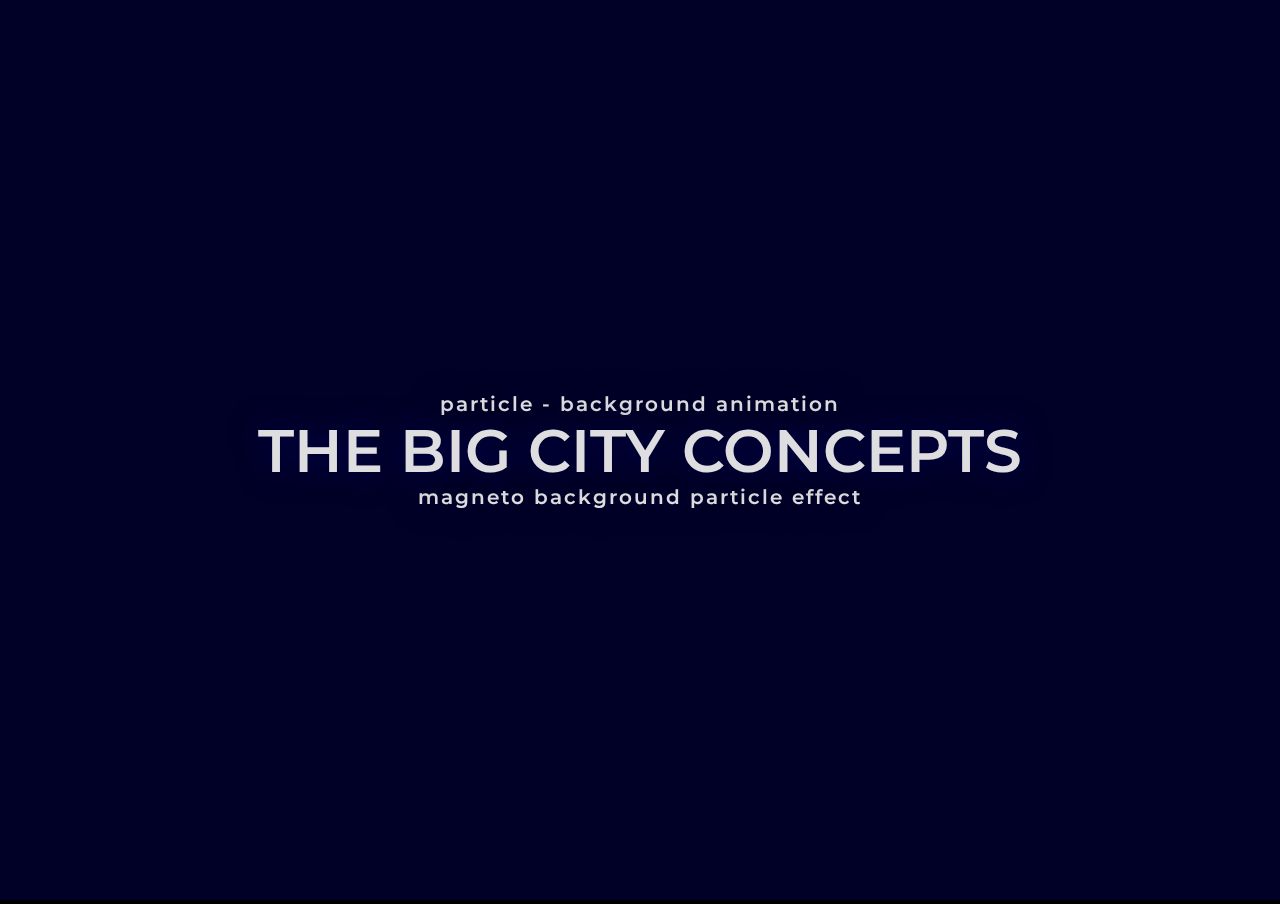
<file: back.html>
<!DOCTYPE html>
<html lang="en">
<head>
  <meta charset="UTF-8">
  <meta http-equiv="X-UA-Compatible" content="IE=edge">
  <meta name="viewport" content="width=device-width, initial-scale=1.0">
  <title>Document</title>
  <style>
    @import url("http://fonts.googleapis.com/css?family=Montserrat:200,300,400,600");
    .more-pen{
      position: fixed;
      left: 20px;
      bottom: 20px;
      z-index: 10;
      font-family: "Montserrat";
      font-size: 12px;
    }

    a.white-mode, a.white-mode:link, a.white-mode:visited, a.white-mode:active{
      font-family: "Montserrat";
      font-size: 12px;
      text-decoration: none;
      background: #212121;
      padding: 4px 8px;
      color: #f7f7f7;
    }

    a.white-mode:hover, a.white-mode:link:hover, a.white-mode:visited:hover, a.white-mode:active:hover{
      background: #edf3f8;
      color: #212121;
    }
    body{
      margin: 0;
      padding: 0;
      overflow: hidden;
      width: 100%;
      height: 100%;
      background: #000;
    }
    .title{
       z-index: 10;
       position: absolute;
       left: 50%;
       top: 50%;
       transform: translateX(-50%) translateY(-50%);
       font-family: "Montserrat";
       text-align: center;
       width: 100%;
    }

    .title h1{
      position: relative;
      color: #eeee;
      font-weight: 600;
      font-size: 60px;
      padding: 0;
      margin: 0;
      text-shadow: 0 0 30px #000155;
    }

    .title h1 span{
      font-weight: 600;
      padding: 0;
      margin: 0;
      color: #bbb;

    }

    .title h3{
      color: #eeee;
      font-weight: 600;
      font-size: 20px;
      padding: 0;
      margin: 0;
      line-height: 1;
      color: #eeee;
      letter-spacing: 2px;
      text-shadow: 0 0 30px #000155;
    }

  </style>
</head>
<body>
  <div class="title">
    <h3>particle - background animation</h3>
    <h1>THE BIG CITY CONCEPTS</h1>
    <h3>magneto background particle effect</h3>
  </div>
  <script src="https://cdnjs.cloudflare.com/ajax/libs/jquery/3.4.1/jquery.min.js"></script>
  <script src="./back.js"></script>
</body>
</html>
</file>
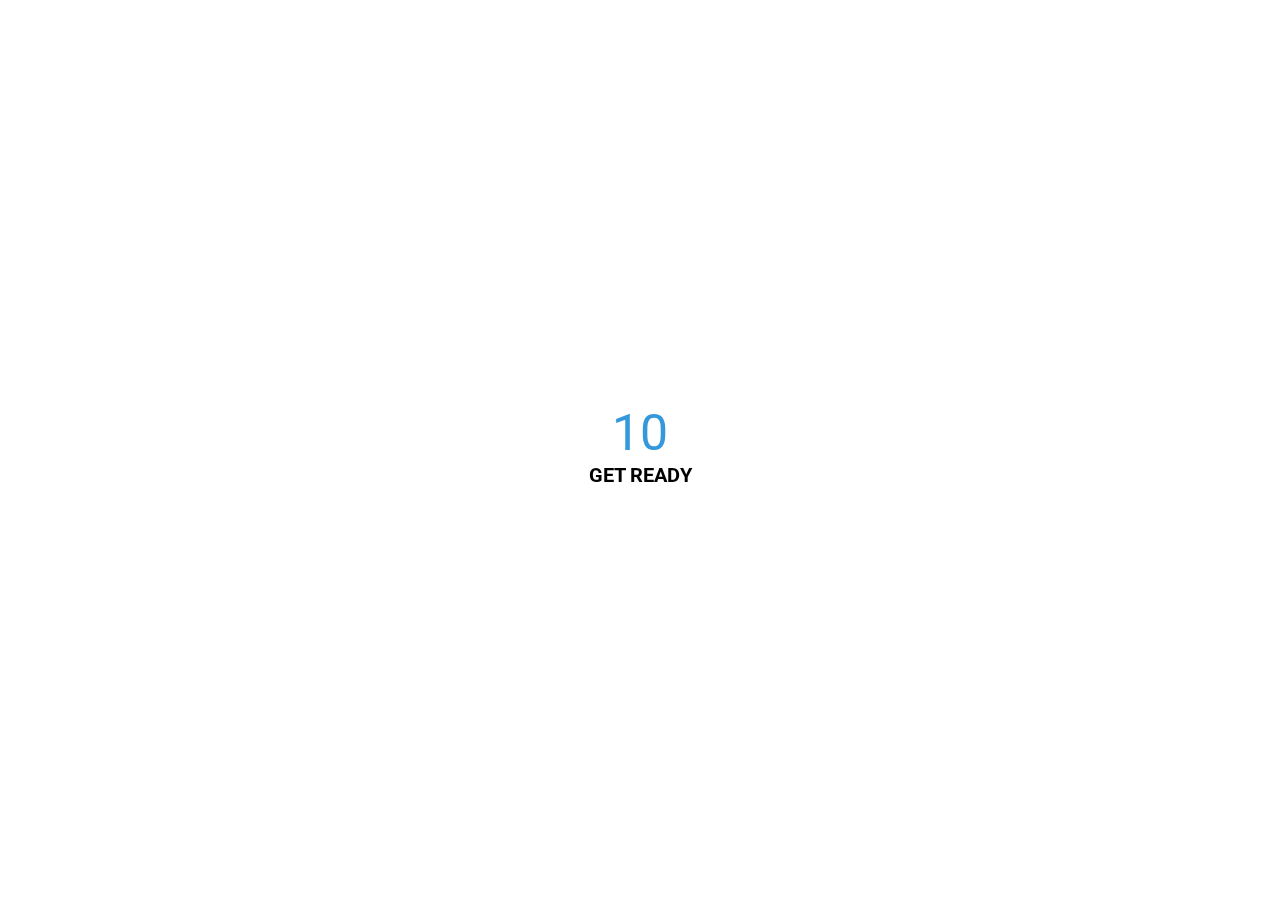
<file: countdown.html>
<!DOCTYPE html>
<html lang="en">
  <head>
    <meta charset="UTF-8" />
    <meta name="viewport" content="width=device-width, initial-scale=1.0" />
    <title>Animated Countdown</title>
    <style>
@import url('https://fonts.googleapis.com/css2?family=Roboto:wght@400;700&display=swap');

* {
  box-sizing: border-box;
}

body {
  font-family: 'Roboto', sans-serif;
  margin: 0;
  height: 100vh;
  overflow: hidden;
}

h4 {
  font-size: 20px;
  margin: 5px;
  text-transform: uppercase;
}

.counter {
  position: fixed;
  top: 50%;
  left: 50%;
  transform: translate(-50%, -50%);
  text-align: center;
}

.counter.hide {
  transform: translate(-50%, -50%) scale(0);
  animation: hide 0.2s ease-out;
}

@keyframes hide {
  0% {
    transform: translate(-50%, -50%) scale(1);
  }

  100% {
    transform: translate(-50%, -50%) scale(0);
  }
}

.final {
  position: fixed;
  top: 50%;
  left: 50%;
  transform: translate(-50%, -50%) scale(0);
  text-align: center;
}

.final.show {
  transform: translate(-50%, -50%) scale(1);
  animation: show 0.2s ease-out;
}

@keyframes show {
  0% {
    transform: translate(-50%, -50%) scale(0);
  }

  30% {
    transform: translate(-50%, -50%) scale(1.4);
  }

  100% {
    transform: translate(-50%, -50%) scale(1);
  }
}

.nums {
  color: #3498db;
  font-size: 50px;
  position: relative;
  overflow: hidden;
  width: 250px;
  height: 50px;
}

.nums span {
  position: absolute;
  top: 50%;
  left: 50%;
  transform: translate(-50%, -50%) rotate(120deg);
  transform-origin: bottom center;
}

.nums span.in {
  transform: translate(-50%, -50%) rotate(0deg);
  animation: goIn 0.5s ease-in-out;
}

.nums span.out {
  animation: goOut 0.5s ease-in-out;
}

@keyframes goIn {
  0% {
    transform: translate(-50%, -50%) rotate(120deg);
  }

  30% {
    transform: translate(-50%, -50%) rotate(-20deg);
  }

  60% {
    transform: translate(-50%, -50%) rotate(10deg);
  }

  100% {
    transform: translate(-50%, -50%) rotate(0deg);
  }
}

@keyframes goOut {
  0% {
    transform: translate(-50%, -50%) rotate(0deg);
  }

  60% {
    transform: translate(-50%, -50%) rotate(20deg);
  }

  100% {
    transform: translate(-50%, -50%) rotate(-120deg);
  }
}

#replay{
  background-color: #3498db;
  border-radius: 3px;
  border: none;
  color: aliceblue;
  padding: 5px;
  text-align: center;
  display: inline-block;
  cursor: pointer;
  transition: all 0.3s;
}

#replay span{
  cursor: pointer;
  display: inline-block;
  position: relative;
  transition: 0.3s;
}

#replay span:after{
  content: '\00bb';
  position: absolute;
  opacity: 0;
  top: 0;
  right: -20px;
  transition: 0.5s;
}

#replay:hover span{
  padding-right: 25px;
}

#replay:hover span:after{
  opacity: 1;
  right: 0;
}
    </style>
  </head>
  <body>
    <div class="counter">
      <div class="nums">
        <span class="in">10</span>
        <span>9</span>
        <span>8</span>
        <span>7</span>
        <span>6</span>
        <span>5</span>
        <span>4</span>
        <span>3</span>
        <span>2</span>
        <span>1</span>
        <span>0</span>
      </div>
      <h4>Get Ready</h4>
    </div>

    <div class="final">
      <h1>GO</h1>
      <button id="replay">
        <span>Replay</span>
      </button>
    </div>
    <script>
      const nums = document.querySelectorAll('.nums span')
const counter = document.querySelector('.counter')
const finalMessage = document.querySelector('.final')
const replay = document.querySelector('#replay')

runAnimation()

function resetDOM() {
  counter.classList.remove('hide')
  finalMessage.classList.remove('show')

  nums.forEach((num) => {
    num.classList.value = ''
  })

  nums[0].classList.add('in')
}

function runAnimation() {
  nums.forEach((num, idx) => {
    const nextToLast = nums.length - 1

    num.addEventListener('animationend', (e) => {
      if (e.animationName === 'goIn' && idx !== nextToLast) {
        num.classList.remove('in')
        num.classList.add('out')
      } else if (e.animationName === 'goOut' && num.nextElementSibling) {
        num.nextElementSibling.classList.add('in')
      } else {
        counter.classList.add('hide')
        finalMessage.classList.add('show')
      }
    })
  })
}

replay.addEventListener('click', () => {
  resetDOM()
  runAnimation()
})
    </script>
  </body>
</html>
</file>
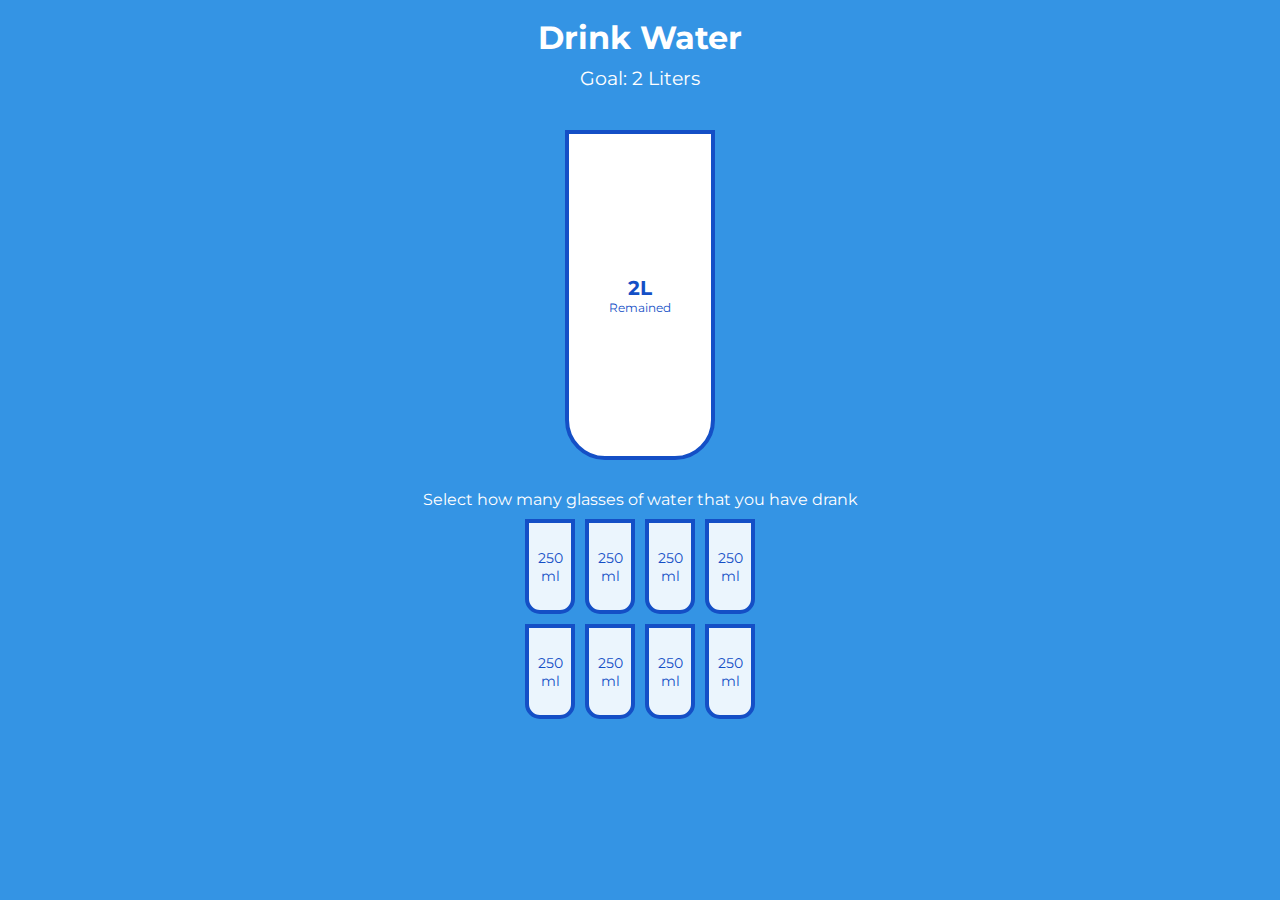
<file: drink.html>
<!DOCTYPE html>
<html lang="en">
  <head>
    <meta charset="UTF-8" />
    <meta name="viewport" content="width=device-width, initial-scale=1.0" />
    <title>Drink Water</title>
    <style>
      @import url('https://fonts.googleapis.com/css?family=Montserrat:400,600&display=swap');

:root {
  --border-color: #144fc6;
  --fill-color: #6ab3f8;
}

* {
  box-sizing: border-box;
}

body {
  background-color: #3494e4;
  color: #fff;
  font-family: 'Montserrat', sans-serif;
  display: flex;
  flex-direction: column;
  align-items: center;
  margin-bottom: 40px;
}

h1 {
  margin: 10px 0 0;
}

h3 {
  font-weight: 400;
  margin: 10px 0;
}

.cup {
  background-color: #fff;
  border: 4px solid var(--border-color);
  color: var(--border-color);
  border-radius: 0 0 40px 40px;
  height: 330px;
  width: 150px;
  margin: 30px 0;
  display: flex;
  flex-direction: column;
  overflow: hidden;
}

.cup.cup-small {
  height: 95px;
  width: 50px;
  border-radius: 0 0 15px 15px;
  background-color: rgba(255, 255, 255, 0.9);
  cursor: pointer;
  font-size: 14px;
  align-items: center;
  justify-content: center;
  text-align: center;
  margin: 5px;
  transition: 0.3s ease;
}

.cup.cup-small.full {
  background-color: var(--fill-color);
  color: #fff;
}

.cups {
  display: flex;
  flex-wrap: wrap;
  align-items: center;
  justify-content: center;
  width: 280px;
}

.remained {
  display: flex;
  flex-direction: column;
  align-items: center;
  justify-content: center;
  text-align: center;
  flex: 1;
  transition: 0.3s ease;
}

.remained span {
  font-size: 20px;
  font-weight: bold;
}

.remained small {
  font-size: 12px;
}

.percentage {
  background-color: var(--fill-color);
  display: flex;
  align-items: center;
  justify-content: center;
  font-weight: bold;
  font-size: 30px;
  height: 0;
  transition: 0.3s ease;
}

.text {
  text-align: center;
  margin: 0 0 5px;
}
    </style>
  </head>
  <body>
    <h1>Drink Water</h1>
    <h3>Goal: 2 Liters</h3>

    <div class="cup">
      <div class="remained" id="remained">
        <span id="liters"></span>
        <small>Remained</small>
      </div>

      <div class="percentage" id="percentage"></div>
    </div>

    <p class="text">Select how many glasses of water that you have drank</p>

    <div class="cups">
      <div class="cup cup-small">250 ml</div>
      <div class="cup cup-small">250 ml</div>
      <div class="cup cup-small">250 ml</div>
      <div class="cup cup-small">250 ml</div>
      <div class="cup cup-small">250 ml</div>
      <div class="cup cup-small">250 ml</div>
      <div class="cup cup-small">250 ml</div>
      <div class="cup cup-small">250 ml</div>
    </div>

    <script>
      const smallCups = document.querySelectorAll('.cup-small')
const liters = document.getElementById('liters')
const percentage = document.getElementById('percentage')
const remained = document.getElementById('remained')

updateBigCup()

smallCups.forEach((cup, idx) => {
    cup.addEventListener('click', () => highlightCups(idx))
})

function highlightCups(idx) {
    if (idx===7 && smallCups[idx].classList.contains("full")) idx--;
    else if(smallCups[idx].classList.contains('full') && !smallCups[idx].nextElementSibling.classList.contains('full')) {
        idx--
    }

    smallCups.forEach((cup, idx2) => {
        if(idx2 <= idx) {
            cup.classList.add('full')
        } else {
            cup.classList.remove('full')
        }
    })

    updateBigCup()
}

function updateBigCup() {
    const fullCups = document.querySelectorAll('.cup-small.full').length
    const totalCups = smallCups.length

    if(fullCups === 0) {
        percentage.style.visibility = 'hidden'
        percentage.style.height = 0
    } else {
        percentage.style.visibility = 'visible'
        percentage.style.height = `${fullCups / totalCups * 330}px`
        percentage.innerText = `${fullCups / totalCups * 100}%`
    }

    if(fullCups === totalCups) {
        remained.style.visibility = 'hidden'
        remained.style.height = 0
    } else {
        remained.style.visibility = 'visible'
        liters.innerText = `${2 - (250 * fullCups / 1000)}L`
    }
}
    </script>
  </body>
</html>
</file>
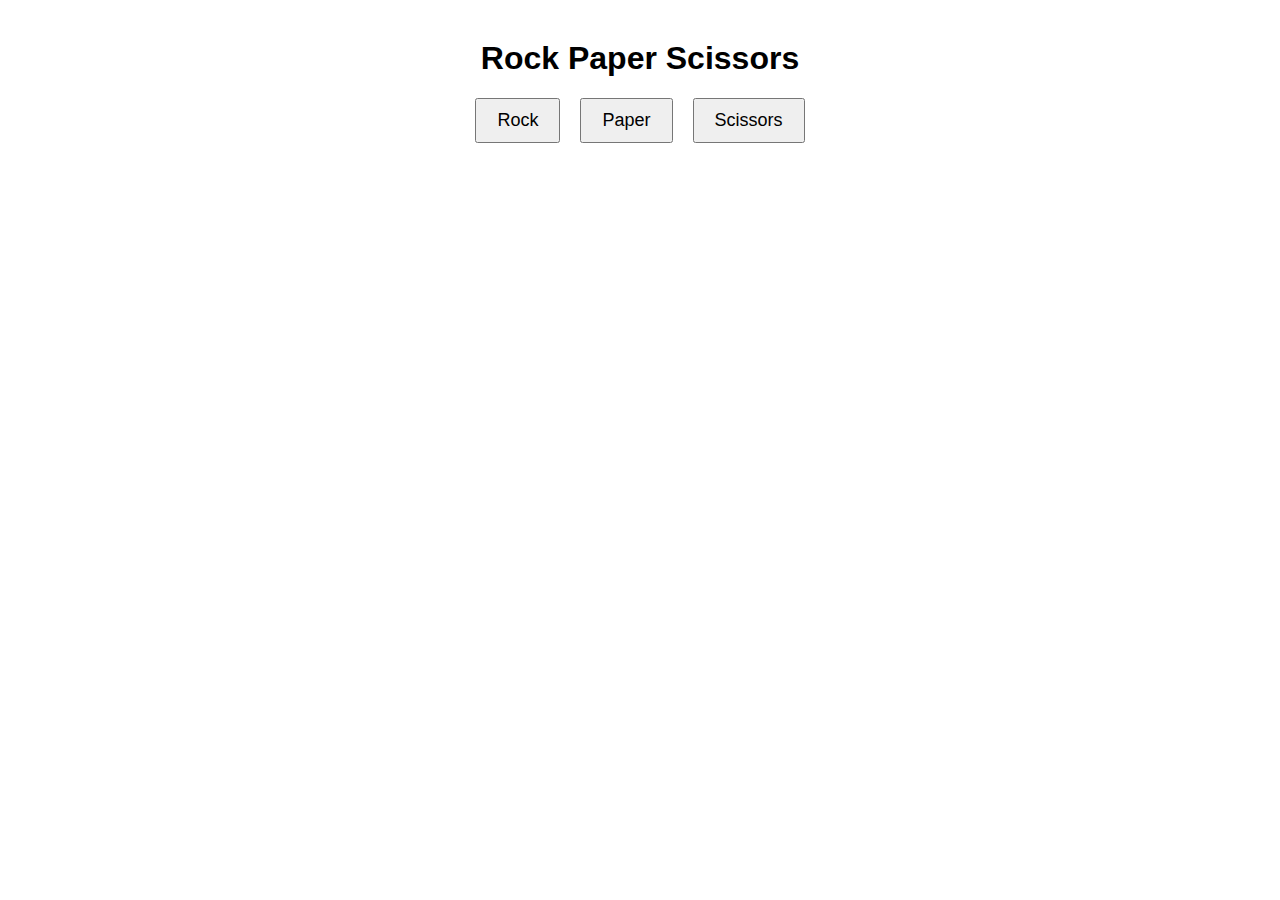
<file: game.html>
<!DOCTYPE html>
<html lang="en">
<head>
  <meta charset="UTF-8">
  <meta name="viewport" content="width=device-width, initial-scale=1.0">
  <title>Rock Paper Scissors</title>
  <style>
    body {
      font-family: Arial, sans-serif;
      text-align: center;
    }
    h1 {
      margin-top: 40px;
    }
    .choices {
      display: flex;
      justify-content: center;
      margin-top: 20px;
    }
    .choices button {
      margin: 0 10px;
      padding: 10px 20px;
      font-size: 18px;
    }
    .result {
      margin-top: 20px;
      font-size: 24px;
    }
    .computer-choice {
      margin-top: 20px;
      font-size: 20px;
    }
  </style>
</head>
<body>
  <h1>Rock Paper Scissors</h1>
  <div class="choices">
    <button onclick="play('rock')">Rock</button>
    <button onclick="play('paper')">Paper</button>
    <button onclick="play('scissors')">Scissors</button>
  </div>
  <div class="result" id="result"></div>
  <div class="computer-choice" id="computer-choice"></div>

  <script>
    function play(userChoice) {
      var choices = ['rock', 'paper', 'scissors'];
      var computerChoice = choices[Math.floor(Math.random() * choices.length)];

      var result = document.getElementById('result');
      var computerChoiceText = document.getElementById('computer-choice');

      computerChoiceText.innerHTML = "Computer chose: " + computerChoice;

      if (userChoice === computerChoice) {
        result.innerHTML = "It's a tie!";
      } else if (
        (userChoice === 'rock' && computerChoice === 'scissors') ||
        (userChoice === 'paper' && computerChoice === 'rock') ||
        (userChoice === 'scissors' && computerChoice === 'paper')
      ) {
        result.innerHTML = "You win!";
      } else {
        result.innerHTML = "Computer wins!";
      }
    }
  </script>
</body>
</html>
</file>
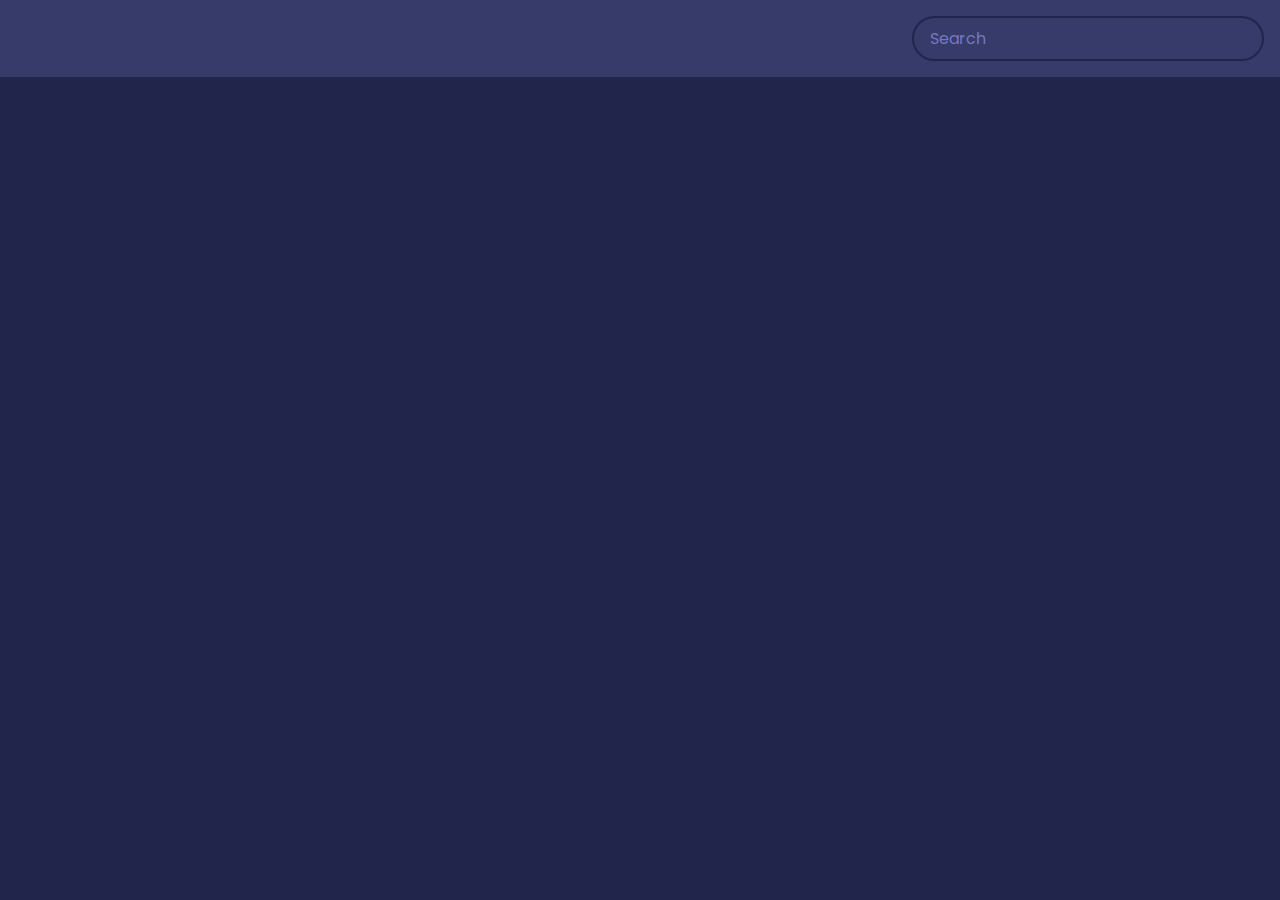
<file: movie.html>
<!DOCTYPE html>
<html lang="en">
  <head>
    <meta charset="UTF-8" />
    <meta name="viewport" content="width=device-width, initial-scale=1.0" />
    <title>Movie App</title>
    <style>
@import url('https://fonts.googleapis.com/css2?family=Poppins:wght@200;400&display=swap');

:root {
  --primary-color: #22254b;
  --secondary-color: #373b69;
}

* {
  box-sizing: border-box;
}

body {
  background-color: var(--primary-color);
  font-family: 'Poppins', sans-serif;
  margin: 0;
}

header {
  padding: 1rem;
  display: flex;
  justify-content: flex-end;
  background-color: var(--secondary-color);
}

.search {
  background-color: transparent;
  border: 2px solid var(--primary-color);
  border-radius: 50px;
  font-family: inherit;
  font-size: 1rem;
  padding: 0.5rem 1rem;
  color: #fff;
}

.search::placeholder {
  color: #7378c5;
}

.search:focus {
  outline: none;
  background-color: var(--primary-color);
}

main {
  display: flex;
  flex-wrap: wrap;
  justify-content: center;
}

.movie {
  width: 300px;
  margin: 1rem;
  background-color: var(--secondary-color);
  box-shadow: 0 4px 5px rgba(0, 0, 0, 0.2);
  position: relative;
  overflow: hidden;
  border-radius: 3px;
}

.movie img {
  width: 100%;
}

.movie-info {
  color: #eee;
  display: flex;
  align-items: center;
  justify-content: space-between;
  gap:0.2rem;
  padding: 0.5rem 1rem 1rem;
  letter-spacing: 0.5px;
}

.movie-info h3 {
  margin-top: 0;
}

.movie-info span {
  background-color: var(--primary-color);
  padding: 0.25rem 0.5rem;
  border-radius: 3px;
  font-weight: bold;
}

.movie-info span.green {
  color: lightgreen;
}

.movie-info span.orange {
  color: orange;
}

.movie-info span.red {
  color: red;
}

.overview {
  background-color: #fff;
  padding: 2rem;
  position: absolute;
  left: 0;
  bottom: 0;
  right: 0;
  max-height: 100%;
  transform: translateY(101%);
  overflow-y: auto;
  transition: transform 0.3s ease-in;
}

.movie:hover .overview {
  transform: translateY(0);
}
    </style>
  </head>
  <body>
    <header>
      <form id="form">
        <input type="text" id="search" class="search" placeholder="Search">
      </form>
    </header>

    <main id="main"></main>

    <script>
      const API_URL = 'https://api.themoviedb.org/3/discover/movie?sort_by=popularity.desc&api_key=3fd2be6f0c70a2a598f084ddfb75487c&page=1'
const IMG_PATH = 'https://image.tmdb.org/t/p/w1280'
const SEARCH_API = 'https://api.themoviedb.org/3/search/movie?api_key=3fd2be6f0c70a2a598f084ddfb75487c&query="'

const main = document.getElementById('main')
const form = document.getElementById('form')
const search = document.getElementById('search')

// Get initial movies
getMovies(API_URL)

async function getMovies(url) {
    const res = await fetch(url)
    const data = await res.json()

    showMovies(data.results)
}

function showMovies(movies) {
    main.innerHTML = ''

    movies.forEach((movie) => {
        const { title, poster_path, vote_average, overview } = movie

        const movieEl = document.createElement('div')
        movieEl.classList.add('movie')

        movieEl.innerHTML = `
            <img src="${IMG_PATH + poster_path}" alt="${title}">
            <div class="movie-info">
          <h3>${title}</h3>
          <span class="${getClassByRate(vote_average)}">${vote_average}</span>
            </div>
            <div class="overview">
          <h3>Overview</h3>
          ${overview}
        </div>
        `
        main.appendChild(movieEl)
    })
}

function getClassByRate(vote) {
    if(vote >= 8) {
        return 'green'
    } else if(vote >= 5) {
        return 'orange'
    } else {
        return 'red'
    }
}

form.addEventListener('submit', (e) => {
    e.preventDefault()

    const searchTerm = search.value

    if(searchTerm && searchTerm !== '') {
        getMovies(SEARCH_API + searchTerm)

        search.value = ''
    } else {
        window.location.reload()
    }
})
    </script>
  </body>
</html>
</file>
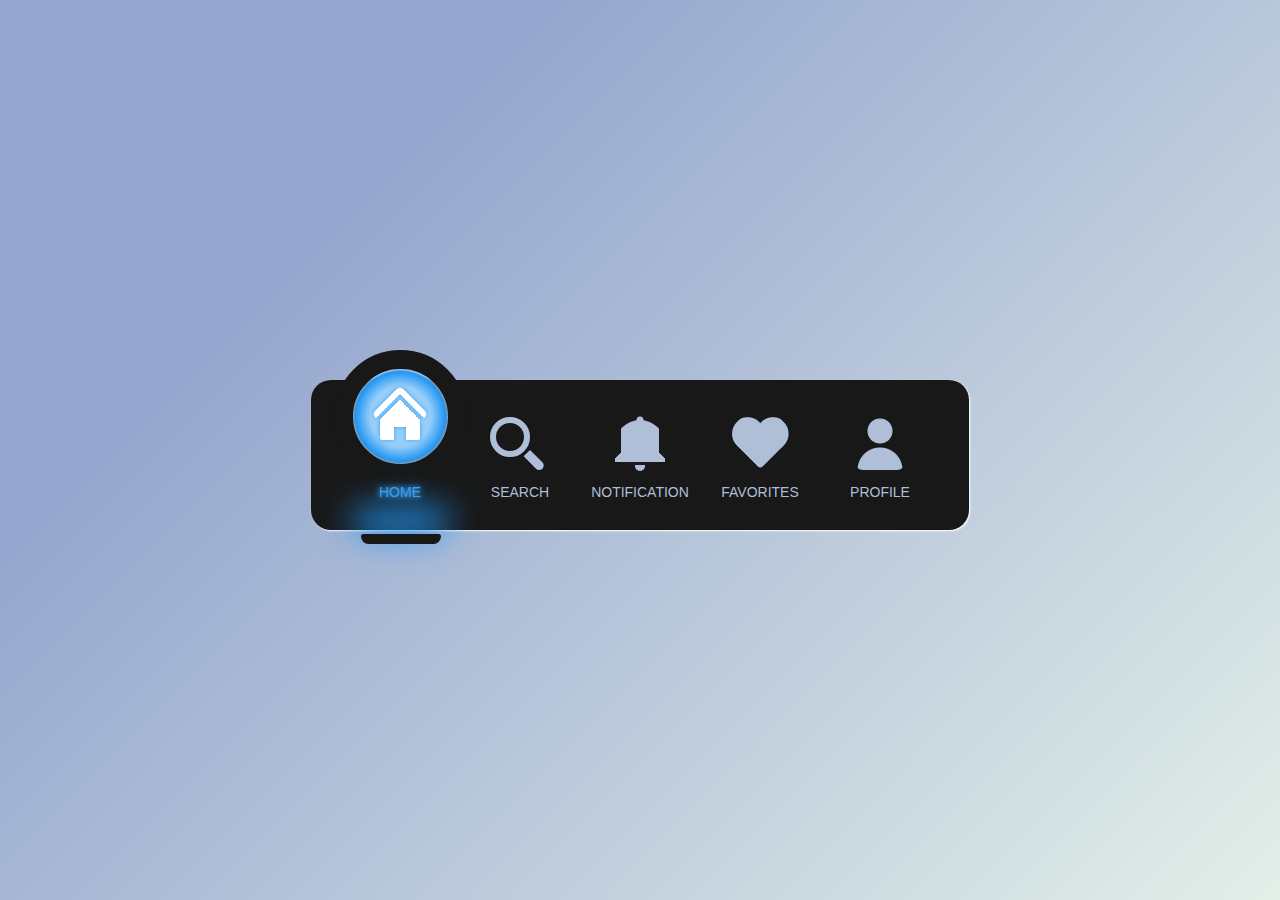
<file: nav.html>
<!DOCTYPE html>
<html lang="en">
<head>
  <meta charset="UTF-8">
  <meta http-equiv="X-UA-Compatible" content="IE=edge">
  <meta name="viewport" content="width=device-width, initial-scale=1.0">
  <title>Document</title>
  <style>
    :root {
 --icon: #b0bfd8;
}

body {
 width: 100%;
 height: 100vh;
 display: flex;
 justify-content: center;
 align-items: center;
 overflow: hidden;
 margin: 0;
 background-color: #e3efe8;
 background-image: linear-gradient(315deg, #e3efe8 0%, #96a7cf 74%);
}


nav.menu {
 display: flex;
 justify-content: space-between;
 position: relative;
 height: 150px;
 padding: 0 29px 10px;
 background: #fff0;
 align-items: flex-end;
 width: 600px;
}

nav.menu:before {
 content: "";
 width: 100%;
 height: 150px;
 background: #181818;
 position: absolute;
 left: 0;
 bottom: 0;
 border-radius: 20px;
 z-index: -1;
 box-shadow: 1px 1px 2px 0px #fff;
}

input { display: none; }

label {
 text-decoration: none;
 font-family: sans-serif;
 text-transform: uppercase;
 font-size: 14px;
 min-width: 100px;
 height: 100px;
 margin: 10px 10px 20px;
 text-align: center;
 display: inline-grid;
 align-items: end;
 color: #b0bfd8;
 position: relative;
 transition: all 0.5s cubic-bezier(0.68, -0.55, 0.27, 1.55) 0s;
 cursor: pointer;
}

label:hover {
 color: #fff;
 text-shadow: 0 0 5px #fff, 0 0 10px #fff;
}

input:checked + label {
 color: #fff;
 height: 130px;
}

.selector {
 --hole: #2196f3;
 background: 
  radial-gradient(circle at 50% 50%, #fff8 30px, #fff0 45px, #fff 50px, #fff0 50px 100%), 
  radial-gradient(circle at 50% 50%, var(--hole) 0 45px, #fff0 50px 100%),
  radial-gradient(circle at 50% 75px, #181818 0 70px, #fff0 71px 100%);
 width: 95px;
 height: 95px;
 position: absolute;
 bottom: 47px;
 left: 0;
 z-index: -1;
 transition: all 0.5s cubic-bezier(0.68, -0.55, 0.27, 1.55) 0s;
 border: 19px solid #181818;
 border-radius: 100%;
}

#m-home:checked ~ .selector {
 left: 23px;
}

#m-search:checked ~ .selector {
 left: 143px;
 filter: hue-rotate(535deg);
}

#m-notification:checked ~ .selector {
 left: 263px;
 filter: hue-rotate(950deg);
}

#m-favorites:checked ~ .selector {
 left: 383px;
 filter: hue-rotate(1580deg);
}

#m-profile:checked ~ .selector {
 left: 502px;
 filter: hue-rotate(1850deg);
}

.selector:after {
 content: "";
 position: absolute;
 bottom: -80px;
 width: 80px;
 height: 10px;
 background: #181818;
 left: calc(50% - 40px);
 border-radius: 5px 5px 15px 15px;
}

input:checked ~ .selector:after {
 box-shadow: 0 -17px 35px 8px var(--hole);
}







/*** ICONS ***/
label:before,
label:after {
 content: "";
 position: absolute;
 box-sizing: border-box;
 transition: all 0.5s ease 0s;
}

label:hover:before,
label:hover:after {
 filter: brightness(1.5) drop-shadow(0px 0px 4px #fff);
 transition: all 0.5s ease 0s;
}

input:checked + label:before, 
input:checked + label:after {
 filter: brightness(1.5) drop-shadow(0px 0px 2px var(--sel));
 transition: all 0.5s ease 0s;
}


label[for=m-home]:before {
 width: 40px;
 height: 40px;
 left: 30px;
 top: 30px;
 transition: all 0.5s cubic-bezier(0.68, -0.55, 0.27, 1.55) 0s;
 border-radius: 2px;
 background: 
  conic-gradient(from 90deg at 65% 60%, var(--icon) 0 25%, #fff0 0 100%),
  conic-gradient(from 180deg at 35% 60%, var(--icon) 0 25%, #fff0 0 100%),
  conic-gradient(from 135deg at 50% 0%, var(--icon) 0 25%, #fff0 0 100%);
 background-repeat: no-repeat;
 background-size: 100% 100%, 100% 100%, 100% 27px;
}

label[for=m-home]:after {
 width: 40px;
 height: 40px;
 left: 30px;
 top: 24px;
 border: 6px solid var(--icon);
 border-right-width: 0;
 border-bottom-width: 0;
 transform: rotate(45deg);
 border-radius: 5px;
 transition: all 0.5s cubic-bezier(0.68, -0.55, 0.27, 1.55) 0s;
}


label[for=m-search]:before {
 width: 40px;
 height: 40px;
 left: 20px;
 top: 17px;
 border: 6px solid var(--icon);
 border-radius: 100%;
 transition: all 0.5s cubic-bezier(0.68, -0.55, 0.27, 1.55) 0s;
}

label[for=m-search]:after {
 width: 22px;
 height: 9px;
 left: 60px;
 top: 50px;
 transition: all 0.5s cubic-bezier(0.68, -0.55, 0.27, 1.55) 0s;
 background: var(--icon);
 transform-origin: left top;
 transform: rotate(45deg);
 border-radius: 0 10px 10px 0;
}


label[for=m-notification]:before {
 width: 50px;
 height: 42px;
 left: 25px;
 top: 20px;
 z-index: 1;
 border-radius: 30px 30px 0 0;
 transition: all 0.5s cubic-bezier(0.68, -0.55, 0.27, 1.55) 0s;
 background: 
  linear-gradient(90deg, #fff0 0 6px, var(--icon) 0 calc(100% - 6px), #fff0 calc(100% - 6px) 100%), 
  conic-gradient(from 135deg at 50% 33%, var(--icon) 0 25%, #fff0 0 100%);
}

label[for=m-notification]:after {
 width: 10px;
 height: 57px;
 left: 45px;
 top: 14px;
 z-index: 0;
 transition: all 0.5s cubic-bezier(0.68, -0.55, 0.27, 1.55) 0s;
 background: radial-gradient(circle at 50% 6px, var(--icon) 3px, #fff0 4px 100%), #fff0;
 transform-origin: left top;
 border-bottom: 6px solid var(--icon);
 border-radius: 5px;
}


label[for=m-favorites]:before {
 width: 50px;
 height: 50px;
 left: 18px;
 top: -9px;
 transition: all 0.5s cubic-bezier(0.68, -0.55, 0.27, 1.55) 0s;
 background: 
  radial-gradient(circle at 16px 16px, var(--icon) 0 16px, #fff0 calc(16px + 1px) 100%), 
  radial-gradient(circle at 34px 34px, var(--icon) 0 16px, #fff0 calc(16px + 1px) 100%), 
  linear-gradient(45deg, var(--icon) 0 37px, #fff0 38px 100%);
 border-radius: 17px 22px 17px 4px;
 transform: rotate(-45deg);
 transform-origin: center right;
}


label[for=m-profile]:before {
 width: 50px;
 height: 54px;
 top: 16px;
 background: 
  radial-gradient(circle at 50% 15px, var(--icon) 0 12px, #fff0 13px 100%),
  radial-gradient(circle at 50% 100%, var(--icon) 0 22px, #fff0 23px 100%);
 left: 25px;
 border-radius: 8px;
}


input:checked + label {
 color: var(--sel);
 text-shadow: 0 0 5px var(--sel), 0 0 10px var(--sel);
} 

input:checked + label[for=m-home] {
 --sel: #39a1f4;
}

input:checked + label[for=m-search] {
 --sel: #f48d4e;
}

input:checked + label[for=m-notification] {
 --sel: #84a91c;
}

input:checked + label[for=m-favorites] {
 --sel: #ff6275;
 height: 125px;
}

input:checked + label[for=m-profile] {
 --sel: #9d74ff;
}


@media only screen and (orientation: portrait) {
 label { color: transparent !important; text-shadow: none !important;}
}
  </style>
</head>
<body>
  <nav class="menu">

    <input type="radio" name="nav-item" id="m-home" checked><label for="m-home">Home</label>
    <input type="radio" name="nav-item" id="m-search"><label for="m-search">Search</label>
    <input type="radio" name="nav-item" id="m-notification"><label for="m-notification">Notification</label>
    <input type="radio" name="nav-item" id="m-favorites"><label for="m-favorites">Favorites</label>
    <input type="radio" name="nav-item" id="m-profile"><label for="m-profile">Profile</label>
   
    <div class="selector"></div>
   </nav>
</body>
</html>
</file>
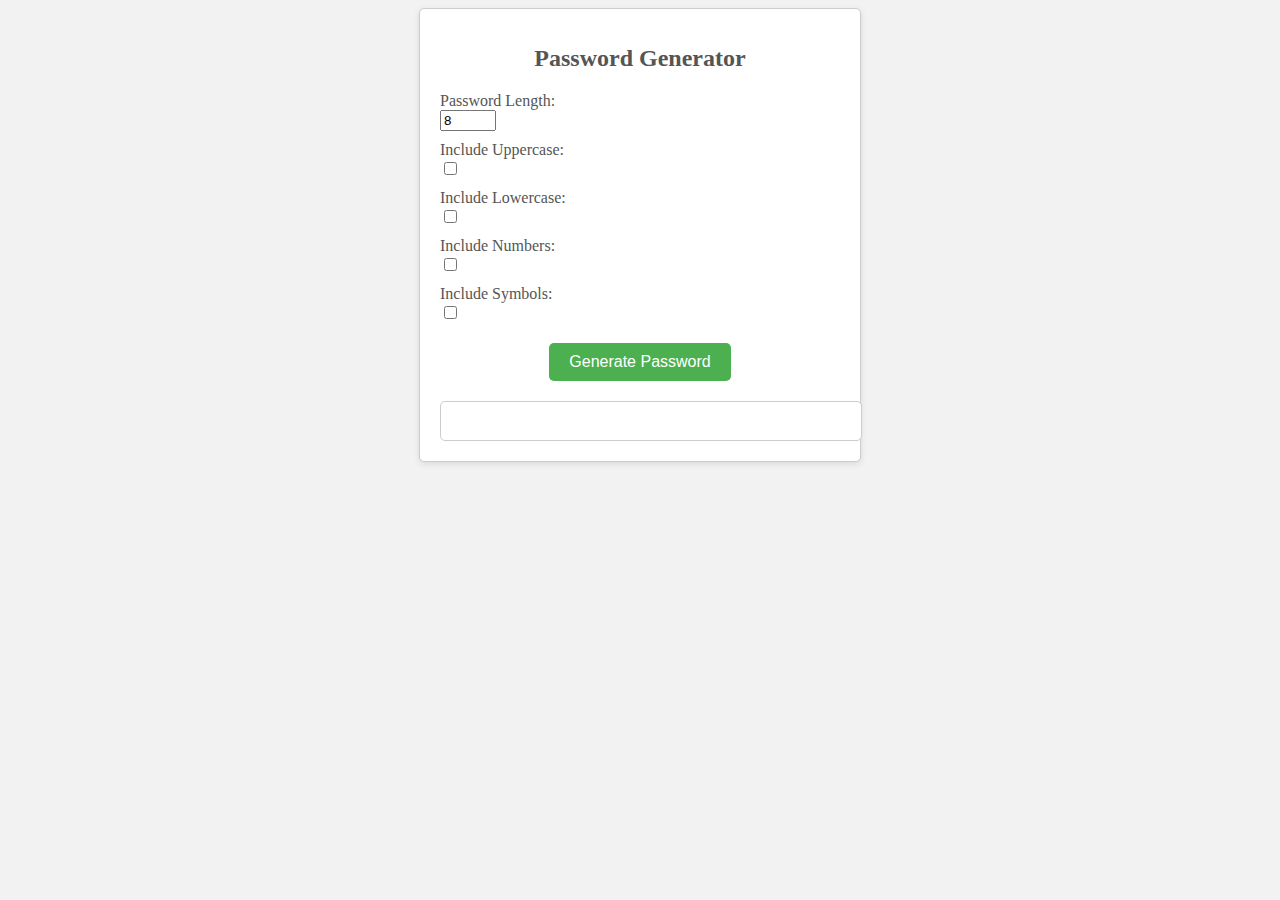
<file: password.html>
<!DOCTYPE html>
<html>
<head>
    <title>Password Generator</title>
    <style>
        body {
            background-color: #f2f2f2;
            color: #333;
        }

        .container {
            max-width: 400px;
            margin: 0 auto;
            padding: 20px;
            background-color: #fff;
            border: 1px solid #ccc;
            border-radius: 5px;
            text-align: center;
            box-shadow: 0 2px 6px rgba(0, 0, 0, 0.1);
        }

        h1 {
            font-size: 24px;
            margin-bottom: 20px;
            color: #555;
        }

        .form-group {
            margin-bottom: 10px;
            text-align: left;
        }

        label {
            display: block;
            color: #555;
        }

        button {
            margin-top: 10px;
            background-color: #4caf50;
            color: #fff;
            border: none;
            padding: 10px 20px;
            font-size: 16px;
            border-radius: 5px;
            cursor: pointer;
        }

        button:hover {
            background-color: #45a049;
        }

        #password {
            margin-top: 20px;
            width: 100%;
            padding: 10px;
            border: 1px solid #ccc;
            border-radius: 5px;
            font-size: 16px;
            text-align: center;
        }
    </style>
</head>
<body>
    <div class="container">
        <h1>Password Generator</h1>
        <div class="form-group">
            <label>Password Length:</label>
            <input type="number" id="password-length" min="4" max="20" value="8">
        </div>
        <div class="form-group">
            <label>Include Uppercase:</label>
            <input type="checkbox" id="uppercase-checkbox">
        </div>
        <div class="form-group">
            <label>Include Lowercase:</label>
            <input type="checkbox" id="lowercase-checkbox">
        </div>
        <div class="form-group">
            <label>Include Numbers:</label>
            <input type="checkbox" id="numbers-checkbox">
        </div>
        <div class="form-group">
            <label>Include Symbols:</label>
            <input type="checkbox" id="symbols-checkbox">
        </div>
        <button id="generate-btn">Generate Password</button>
        <input type="text" id="password" readonly>
    </div>
    <script>
        // Get DOM elements
        const passwordLengthInput = document.getElementById('password-length');
        const uppercaseCheckbox = document.getElementById('uppercase-checkbox');
        const lowercaseCheckbox = document.getElementById('lowercase-checkbox');
        const numbersCheckbox = document.getElementById('numbers-checkbox');
        const symbolsCheckbox = document.getElementById('symbols-checkbox');
        const generateButton = document.getElementById('generate-btn');
        const passwordInput = document.getElementById('password');

        // Generate password function
        function generatePassword() {
            const length = passwordLengthInput.value;
            const includeUppercase = uppercaseCheckbox.checked;
            const includeLowercase = lowercaseCheckbox.checked;
            const includeNumbers = numbersCheckbox.checked;
            const includeSymbols = symbolsCheckbox.checked;

            const uppercaseChars = 'ABCDEFGHIJKLMNOPQRSTUVWXYZ';
            const lowercaseChars = 'abcdefghijklmnopqrstuvwxyz';
            const numberChars = '0123456789';
            const symbolChars = '!@#$%^&*()_+~`|}{[]\:;?><,./-=';
            let charSet = '';

if (includeUppercase) {
    charSet += uppercaseChars;
}

if (includeLowercase) {
    charSet += lowercaseChars;
}

if (includeNumbers) {
    charSet += numberChars;
}

if (includeSymbols) {
    charSet += symbolChars;
}

let password = '';
for (let i = 0; i < length; i++) {
    const randomIndex = Math.floor(Math.random() * charSet.length);
    password += charSet.charAt(randomIndex);
}

passwordInput.value = password;
}

generateButton.addEventListener('click', generatePassword);
</script>
</file>
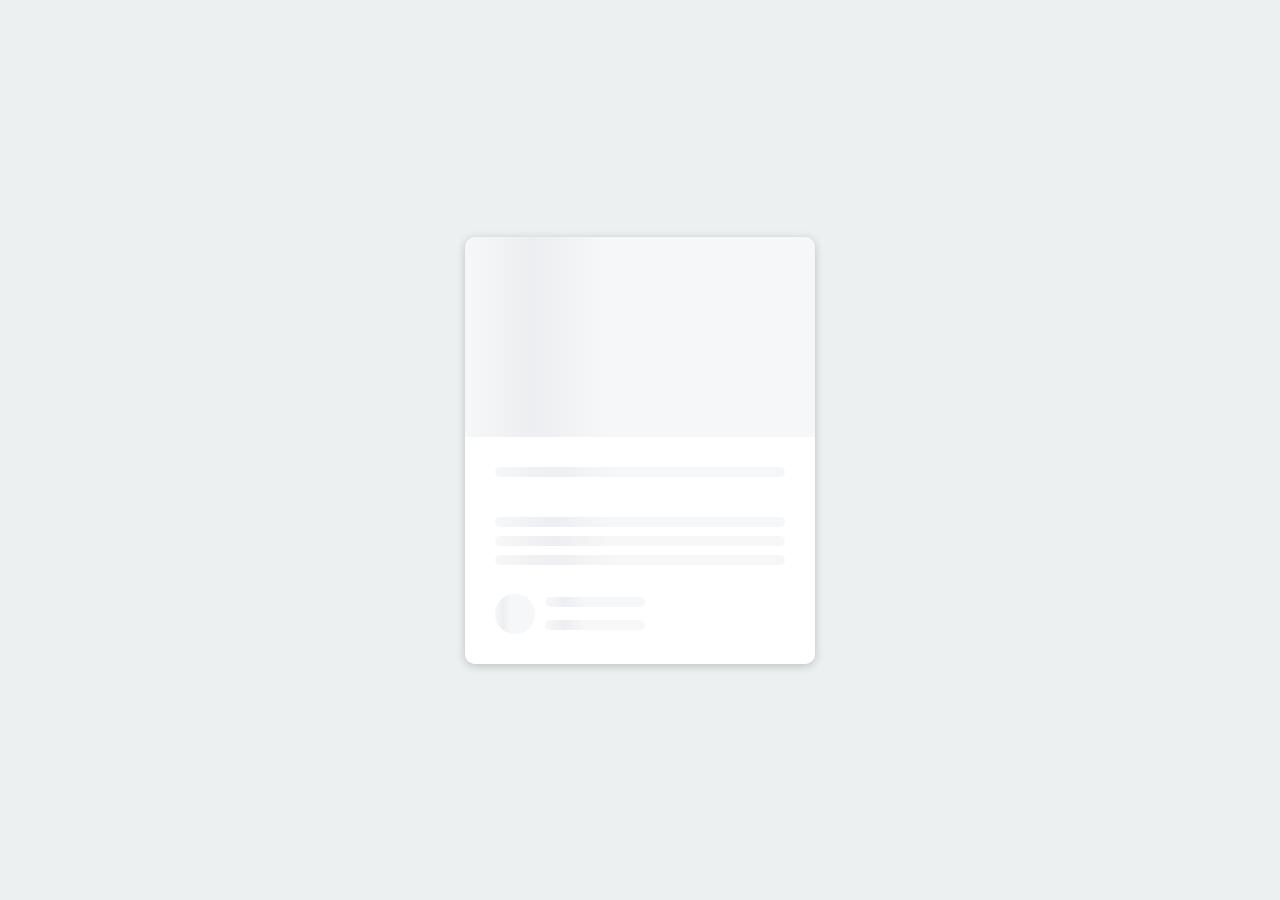
<file: preloader.html>
<!DOCTYPE html>
<html lang="en">
  <head>
    <meta charset="UTF-8" />
    <meta name="viewport" content="width=device-width, initial-scale=1.0" />
    <title>Content Placeholder</title>
    <style>
      @import url('https://fonts.googleapis.com/css2?family=Roboto:wght@400;700&display=swap');

* {
  box-sizing: border-box;
}

body {
  background-color: #ecf0f1;
  font-family: 'Roboto', sans-serif;
  display: flex;
  align-items: center;
  justify-content: center;
  height: 100vh;
  overflow: hidden;
  margin: 0;
}

img {
  max-width: 100%;
}

.card {
  box-shadow: 0 2px 10px rgba(0, 0, 0, 0.2);
  border-radius: 10px;
  overflow: hidden;
  width: 350px;
}

.card-header {
  height: 200px;
}

.card-header img {
  object-fit: cover;
  height: 100%;
  width: 100%;
}

.card-content {
  background-color: #fff;
  padding: 30px;
}

.card-title {
  height: 20px;
  margin: 0;
}

.card-excerpt {
  color: #777;
  margin: 10px 0 20px;
}

.author {
  display: flex;
}

.profile-img {
  border-radius: 50%;
  overflow: hidden;
  height: 40px;
  width: 40px;
}

.author-info {
  display: flex;
  flex-direction: column;
  justify-content: space-around;
  margin-left: 10px;
  width: 100px;
}

.author-info small {
  color: #aaa;
  margin-top: 5px;
}

.animated-bg {
  background-image: linear-gradient(
    to right,
    #f6f7f8 0%,
    #edeef1 10%,
    #f6f7f8 20%,
    #f6f7f8 100%
  );
  background-size: 200% 100%;
  animation: bgPos 1s linear infinite;
}

.animated-bg-text {
  border-radius: 50px;
  display: inline-block;
  margin: 0;
  height: 10px;
  width: 100%;
}

@keyframes bgPos {
  0% {
    background-position: 50% 0;
  }

  100% {
    background-position: -150% 0;
  }
}
    </style>
  </head>
  <body>
    <div class="card">
      <div class="card-header animated-bg" id="header">&nbsp;</div>

      <div class="card-content">
        <h3 class="card-title animated-bg animated-bg-text" id="title">
          &nbsp;
        </h3>
        <p class="card-excerpt" id="excerpt">
          &nbsp;
          <span class="animated-bg animated-bg-text">&nbsp;</span>
          <span class="animated-bg animated-bg-text">&nbsp;</span>
          <span class="animated-bg animated-bg-text">&nbsp;</span>
        </p>
        <div class="author">
          <div class="profile-img animated-bg" id="profile_img">&nbsp;</div>
          <div class="author-info">
            <strong class="animated-bg animated-bg-text" id="name"
              >&nbsp;</strong
            >
            <small class="animated-bg animated-bg-text" id="date">&nbsp;</small>
          </div>
        </div>
      </div>
    </div>

    <script>
      const header = document.getElementById('header')
const title = document.getElementById('title')
const excerpt = document.getElementById('excerpt')
const profile_img = document.getElementById('profile_img')
const name = document.getElementById('name')
const date = document.getElementById('date')

const animated_bgs = document.querySelectorAll('.animated-bg')
const animated_bg_texts = document.querySelectorAll('.animated-bg-text')

setTimeout(getData, 2500)

function getData() {
  header.innerHTML =
    '<img src="https://images.unsplash.com/photo-1496181133206-80ce9b88a853?ixlib=rb-1.2.1&ixid=eyJhcHBfaWQiOjEyMDd9&auto=format&fit=crop&w=2102&q=80" alt="" />'
  title.innerHTML = 'Lorem ipsum dolor sit amet'
  excerpt.innerHTML =
    'Lorem ipsum dolor sit amet consectetur adipisicing elit. Dolore perferendis'
  profile_img.innerHTML =
    '<img src="https://randomuser.me/api/portraits/men/45.jpg" alt="" />'
  name.innerHTML = 'John Doe'
  date.innerHTML = 'Oct 08, 2020'

  animated_bgs.forEach((bg) => bg.classList.remove('animated-bg'))
  animated_bg_texts.forEach((bg) => bg.classList.remove('animated-bg-text'))
}
    </script>
  </body>
</html>
</file>
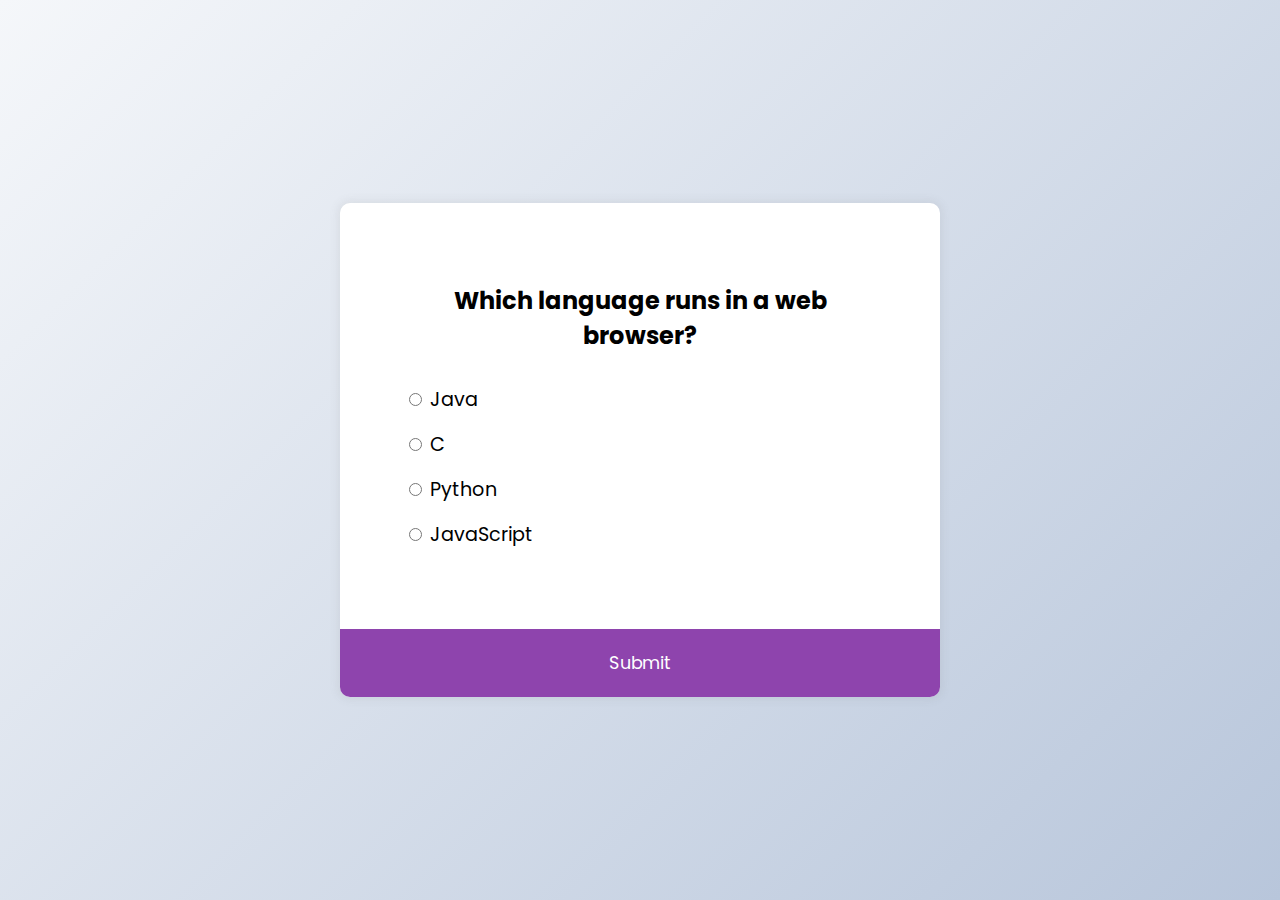
<file: quizapp.html>
<!DOCTYPE html>
<html lang="en">
  <head>
    <meta charset="UTF-8" />
    <meta name="viewport" content="width=device-width, initial-scale=1.0" />
    <title>Quiz App</title>
    <style>
      @import url('https://fonts.googleapis.com/css2?family=Poppins:wght@200;400&display=swap');

* {
  box-sizing: border-box;
}

body {
  background-color: #b8c6db;
  background-image: linear-gradient(315deg, #b8c6db 0%, #f5f7fa 100%);
  font-family: 'Poppins', sans-serif;
  display: flex;
  align-items: center;
  justify-content: center;
  height: 100vh;
  overflow: hidden;
  margin: 0;
}

.quiz-container {
  background-color: #fff;
  border-radius: 10px;
  box-shadow: 0 0 10px 2px rgba(100, 100, 100, 0.1);
  width: 600px;
  overflow: hidden;
}

.quiz-header {
  padding: 4rem;
}

h2 {
  padding: 1rem;
  text-align: center;
  margin: 0;
}

ul {
  list-style-type: none;
  padding: 0;
}

ul li {
  font-size: 1.2rem;
  margin: 1rem 0;
}

ul li label {
  cursor: pointer;
}

button {
  background-color: #8e44ad;
  color: #fff;
  border: none;
  display: block;
  width: 100%;
  cursor: pointer;
  font-size: 1.1rem;
  font-family: inherit;
  padding: 1.3rem;
}

button:hover {
  background-color: #732d91;
}

button:focus {
  outline: none;
  background-color: #5e3370;
}
    </style>
  </head>
  <body>
    <div class="quiz-container" id="quiz">
      <div class="quiz-header">
        <h2 id="question">Question text</h2>
        <ul>
          <li>
            <input type="radio" name="answer" id="a" class="answer">
            <label for="a" id="a_text">Question</label>
          </li>

          <li>
            <input type="radio" name="answer" id="b" class="answer">
            <label for="b" id="b_text">Question</label>
          </li>

          <li>
            <input type="radio" name="answer" id="c" class="answer">
            <label for="c" id="c_text">Question</label>
          </li>

          <li>
            <input type="radio" name="answer" id="d" class="answer">
            <label for="d" id="d_text">Question</label>
          </li>
        </ul>
      </div>
      <button id="submit">Submit</button>
    </div>
    <script>
const quizData = [
    {
        question: "Which language runs in a web browser?",
        a: "Java",
        b: "C",
        c: "Python",
        d: "JavaScript",
        correct: "d",
    },
    {
        question: "What does CSS stand for?",
        a: "Central Style Sheets",
        b: "Cascading Style Sheets",
        c: "Cascading Simple Sheets",
        d: "Cars SUVs Sailboats",
        correct: "b",
    },
    {
        question: "What does HTML stand for?",
        a: "Hypertext Markup Language",
        b: "Hypertext Markdown Language",
        c: "Hyperloop Machine Language",
        d: "Helicopters Terminals Motorboats Lamborginis",
        correct: "a",
    },
    {
        question: "What year was JavaScript launched?",
        a: "1996",
        b: "1995",
        c: "1994",
        d: "none of the above",
        correct: "b",
    },
];

const quiz = document.getElementById('quiz')
const answerEls = document.querySelectorAll('.answer')
const questionEl = document.getElementById('question')
const a_text = document.getElementById('a_text')
const b_text = document.getElementById('b_text')
const c_text = document.getElementById('c_text')
const d_text = document.getElementById('d_text')
const submitBtn = document.getElementById('submit')

let currentQuiz = 0
let score = 0

loadQuiz()

function loadQuiz() {
    deselectAnswers()

    const currentQuizData = quizData[currentQuiz]

    questionEl.innerText = currentQuizData.question
    a_text.innerText = currentQuizData.a
    b_text.innerText = currentQuizData.b
    c_text.innerText = currentQuizData.c
    d_text.innerText = currentQuizData.d
}

function deselectAnswers() {
    answerEls.forEach(answerEl => answerEl.checked = false)
}

function getSelected() {
    let answer

    answerEls.forEach(answerEl => {
        if(answerEl.checked) {
            answer = answerEl.id
        }
    })

    return answer
}

submitBtn.addEventListener('click', () => {
    const answer = getSelected()
    
    if(answer) {
        if(answer === quizData[currentQuiz].correct) {
            score++
        }

        currentQuiz++

        if(currentQuiz < quizData.length) {
            loadQuiz()
        } else {
            quiz.innerHTML = `
                <h2>You answered ${score}/${quizData.length} questions correctly</h2>
                <button onclick="location.reload()">Reload</button>
            `
        }
    }
})
    </script>
  </body>
</html>
</file>
